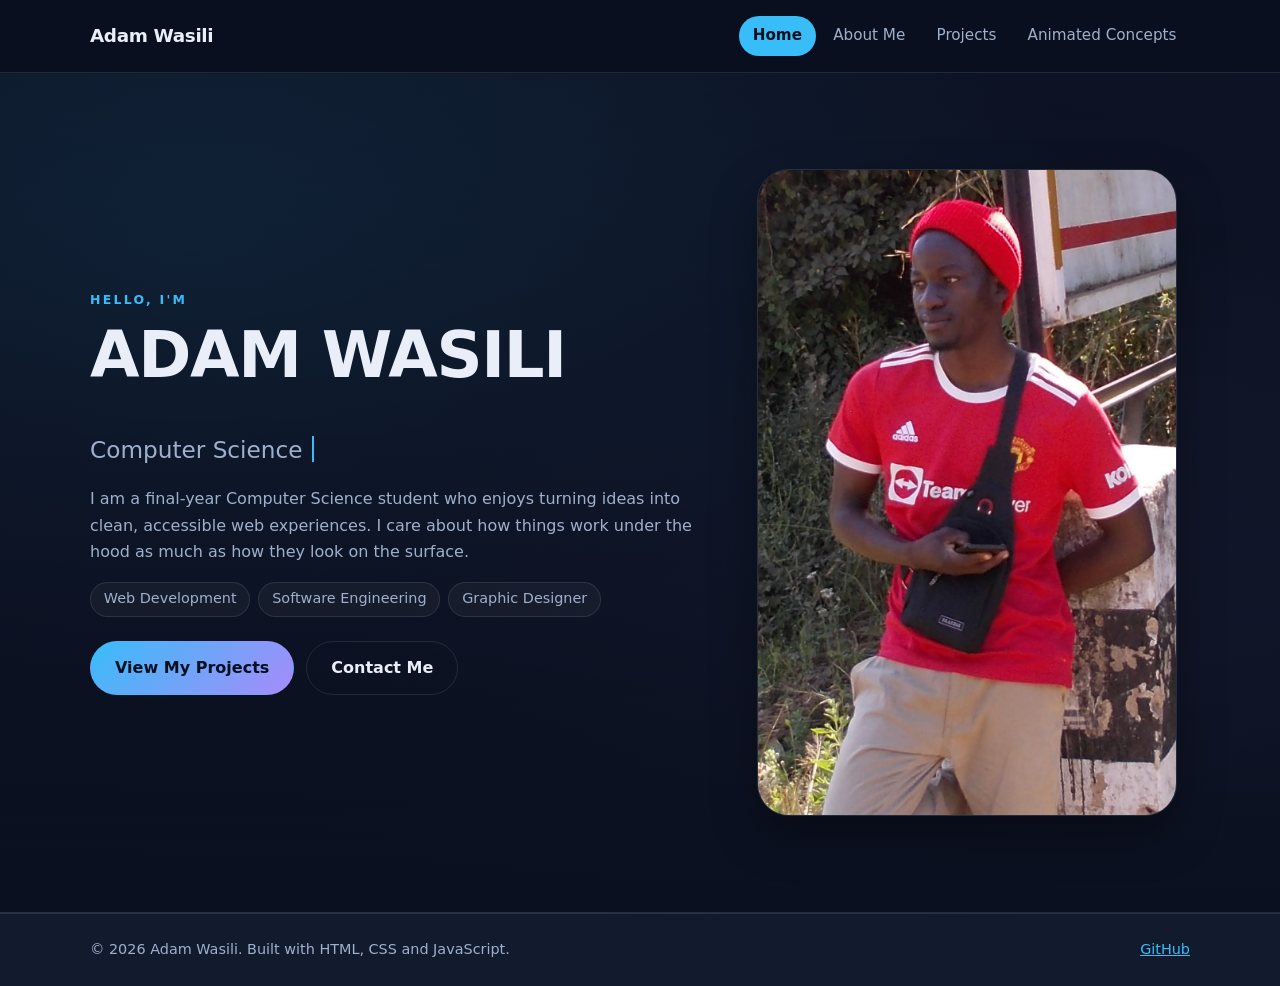
<file: index.html>
<!DOCTYPE html>
<!-- ============================================================
     index.html — HOME
     Every page in this site shares the same shell:
     doctype -> html -> head -> body -> header/nav -> main -> footer.
     Keep that structure identical on all four pages so the
     navigation never breaks.
     ============================================================ -->
<html lang="en">
<head>
  <meta charset="UTF-8">
  <meta name="viewport" content="width=device-width, initial-scale=1.0">
  <title>Adam Wasili — Computer Science Portfolio</title>
  <meta name="description" content="Personal portfolio of Adam Wasili, a Computer Science student specialising in web development.">
  <meta name="theme-color" content="#0b1020">
  <link rel="stylesheet" href="css/style.css">
</head>
<body>
  <a class="skip-link" href="#main">Skip to content</a>

  <header class="site-header">
    <div class="container header-inner">
      <a class="brand" href="index.html">Adam Wasili</a>

      <nav aria-label="Main navigation">
        <ul class="nav-list">
          <li><a href="index.html" aria-current="page">Home</a></li>
          <li><a href="about.html">About Me</a></li>
          <li><a href="projects.html">Projects</a></li>
          <li><a href="animations.html">Animated Concepts</a></li>
        </ul>
      </nav>
    </div>
  </header>

  <main id="main">

    <!-- HERO ---------------------------------------------------

    --------------------------------------------------------- -->
    <section class="hero-section">
      <div class="container hero">
        <div class="hero-text">
          <p class="eyebrow">Hello, I'm</p>
          <h1>ADAM WASILI</h1>

          <!-- The typing effect is driven by js/script.js.
               The text inside the span is the no-JavaScript fallback. -->
          <p class="hero-role">
            <span id="typing">Computer Science Student</span><span class="caret" aria-hidden="true"></span>
          </p>

          <p class="lead">
            <!-- TODO: 2–3 sentences — who you are, what you study,
                 what you like to build. Write it in your own voice. -->
            I am a final-year Computer Science student who enjoys turning ideas into
            clean, accessible web experiences. I care about how things work under the
            hood as much as how they look on the surface.
          </p>

          <!-- TODO: your professional interests (at least three). -->
          <ul class="interest-list">
            <li>Web Development</li>
            <li>Software Engineering</li>
            <li>Graphic Designer</li>
          </ul>

          <div class="hero-actions">
            <a class="btn btn-primary" href="projects.html">View My Projects</a>
            <a class="btn btn-ghost" href="about.html#contact">Contact Me</a>
          </div>
        </div>

        <div class="hero-media">
          <img src="images/pic2.JPG"
               alt="Portrait of Adam Wasili"
               width="200" height="200">
        </div>
      </div>
    </section>

  </main>

  <footer class="site-footer">
    <div class="container footer-inner">
      <p>&copy; 2026 Adam Wasili. Built with HTML, CSS and JavaScript.</p>
      <p>
        <a href="https://github.com/Adam-Wasili" target="_blank" rel="noopener">GitHub</a>
      </p>
    </div>
  </footer>

  <script src="js/script.js"></script>
</body>
</html>
</file>
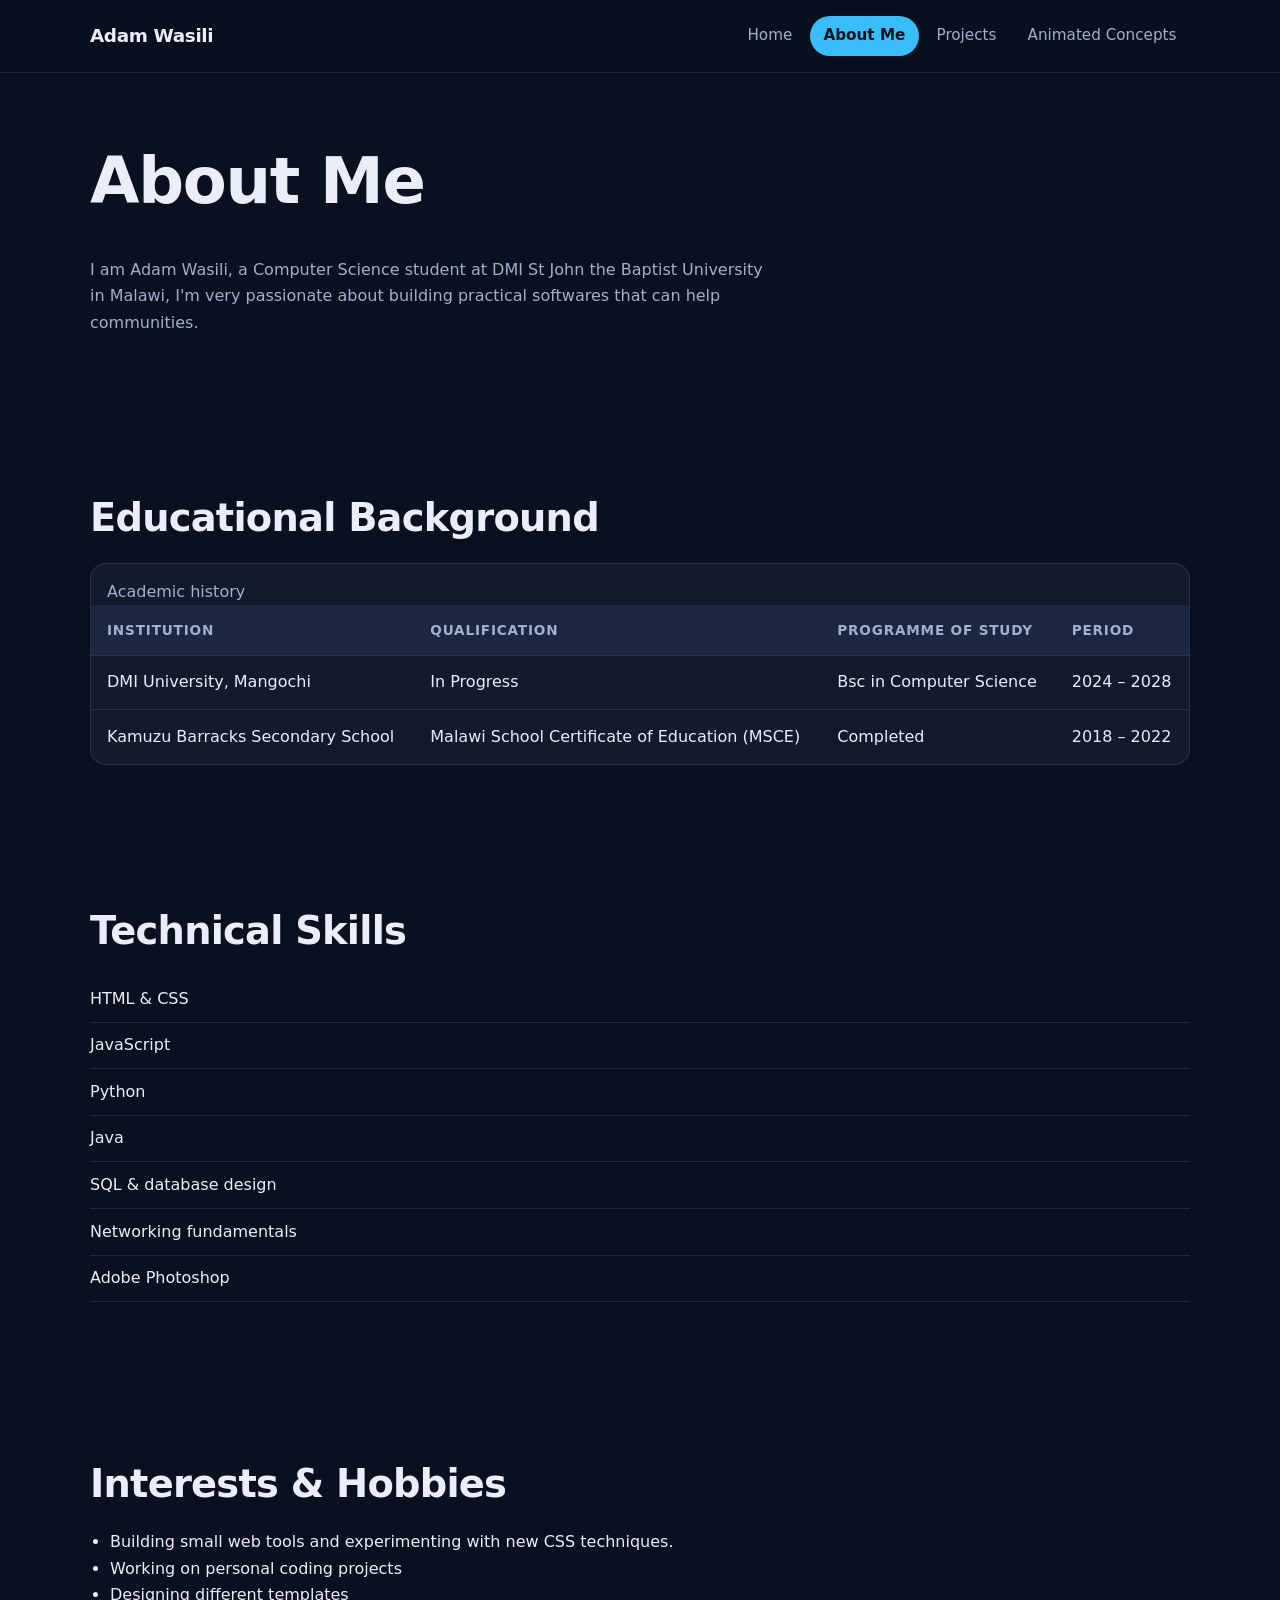
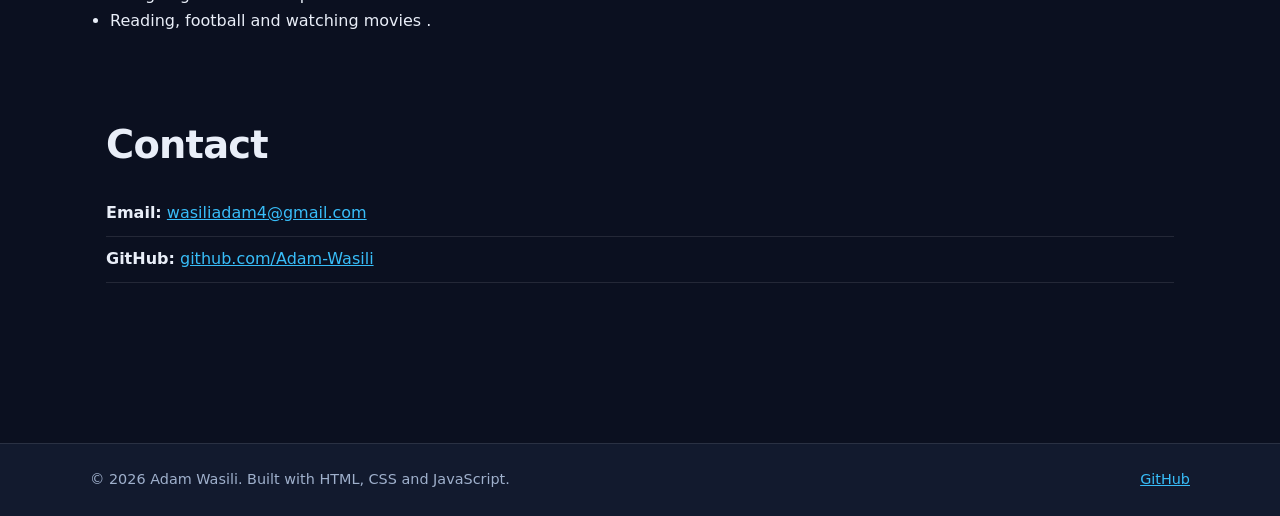
<file: about.html>
<!DOCTYPE html>
<html lang="en">
<head>
  <meta charset="UTF-8">
  <meta name="viewport" content="width=device-width, initial-scale=1.0">
  <title>About Me | Adam Wasili</title>
  <meta name="description" content="Background, education, technical skills, interests and contact details for Your Name.">
  <meta name="theme-color" content="#0b1020">
  <link rel="stylesheet" href="css/style.css">
</head>
<body>
  <a class="skip-link" href="#main">Skip to content</a>

  <header class="site-header">
    <div class="container header-inner">
      <a class="brand" href="index.html">Adam Wasili</a>

      <nav aria-label="Main navigation">
        <ul class="nav-list">
          <li><a href="index.html">Home</a></li>
          <li><a href="about.html" aria-current="page">About Me</a></li>
          <li><a href="projects.html">Projects</a></li>
          <li><a href="animations.html">Animated Concepts</a></li>
        </ul>
      </nav>
    </div>
  </header>

  <main id="main">

    <section class="section container">
      <h1>About Me</h1>
    
     <p class="lead">
        <!-- one sentence that frames the page. -->
        I am Adam Wasili, a Computer Science student at DMI St John the Baptist University in Malawi,
        I'm very passionate about building practical softwares that can help communities.
      </p> 
    
    </section>

    <!-- B. EDUCATIONAL BACKGROUND (HTML table) ----------------- -->
    <section class="section container" id="education">
      <h2>Educational Background</h2>

      <!-- TODO: replace the placeholder row with your real history.
           Add one <tr> per institution / qualification. -->
      <div class="table-wrap">
        <table>
          <caption>Academic history</caption>
          <thead>
            <tr>
              <th scope="col">Institution</th>
              <th scope="col">Qualification</th>
              <th scope="col">Programme of Study</th>
              <th scope="col">Period</th>
            </tr>
          </thead>
          <tbody>
            <tr>
              <td>DMI University, Mangochi</td>
              <td>In Progress</td>
              <td>Bsc in Computer Science</td>
              <td>2024 – 2028</td>
            </tr>
            <tr>
              
              <td>Kamuzu Barracks Secondary School</td>
              <td>Malawi School Certificate of Education (MSCE)</td>
              <td>Completed</td>
              <td>2018 – 2022</td>
            </tr>
          </tbody>
        </table>
      </div>
    </section>

    <!-- C. TECHNICAL SKILLS (unordered list) ------------------- -->
    <section class="section container" id="skills">
      <h2>Technical Skills</h2>
      <!-- TODO: at least five skills you actually have. -->
      <ul class="skill-list">
        <li>HTML &amp; CSS</li>
        <li>JavaScript</li>
        <li>Python</li>
        <li>Java</li>
        <li>SQL &amp; database design</li>
        <li>Networking fundamentals</li>
        <li>Adobe Photoshop</li>
      </ul>
    </section>

    <!-- D. INTERESTS AND HOBBIES ------------------------------- -->
    <section class="section container" id="hobbies">
      <h2>Interests &amp; Hobbies</h2>
      <!-- TODO: what you do outside coursework. -->
      <ul>
        <li>Building small web tools and experimenting with new CSS techniques.</li>
        <li>Working on personal coding projects</li>
        <li>Designing different templates</li>
        <li>Reading, football and watching movies .</li>
      </ul>

    <!-- F. CONTACT INFORMATION --------------------------------- -->
    <section class="section container" id="contact">
      <h2>Contact</h2>
      <!-- real address and profile links. -->
      <ul class="contact-list">
        <li>
          <strong>Email:</strong>
          <a href="mailto:wasiliadam4@gmail.com">wasiliadam4@gmail.com</a>
        </li>
        <li>
          <strong>GitHub:</strong>
          <a href="https://github.com/Adam-Wasili" target="_blank" rel="noopener">github.com/Adam-Wasili</a>
        </li>

      </ul>
    </section>

  </main>

  <footer class="site-footer">
    <div class="container footer-inner">
      <p>&copy; 2026 Adam Wasili. Built with HTML, CSS and JavaScript.</p>
      <p>
        <a href="https://github.com/Adam-Wasili" target="_blank" rel="noopener">GitHub</a>
      </p>
    </div>
  </footer>

  <script src="js/script.js"></script>
</body>
</html>
</file>
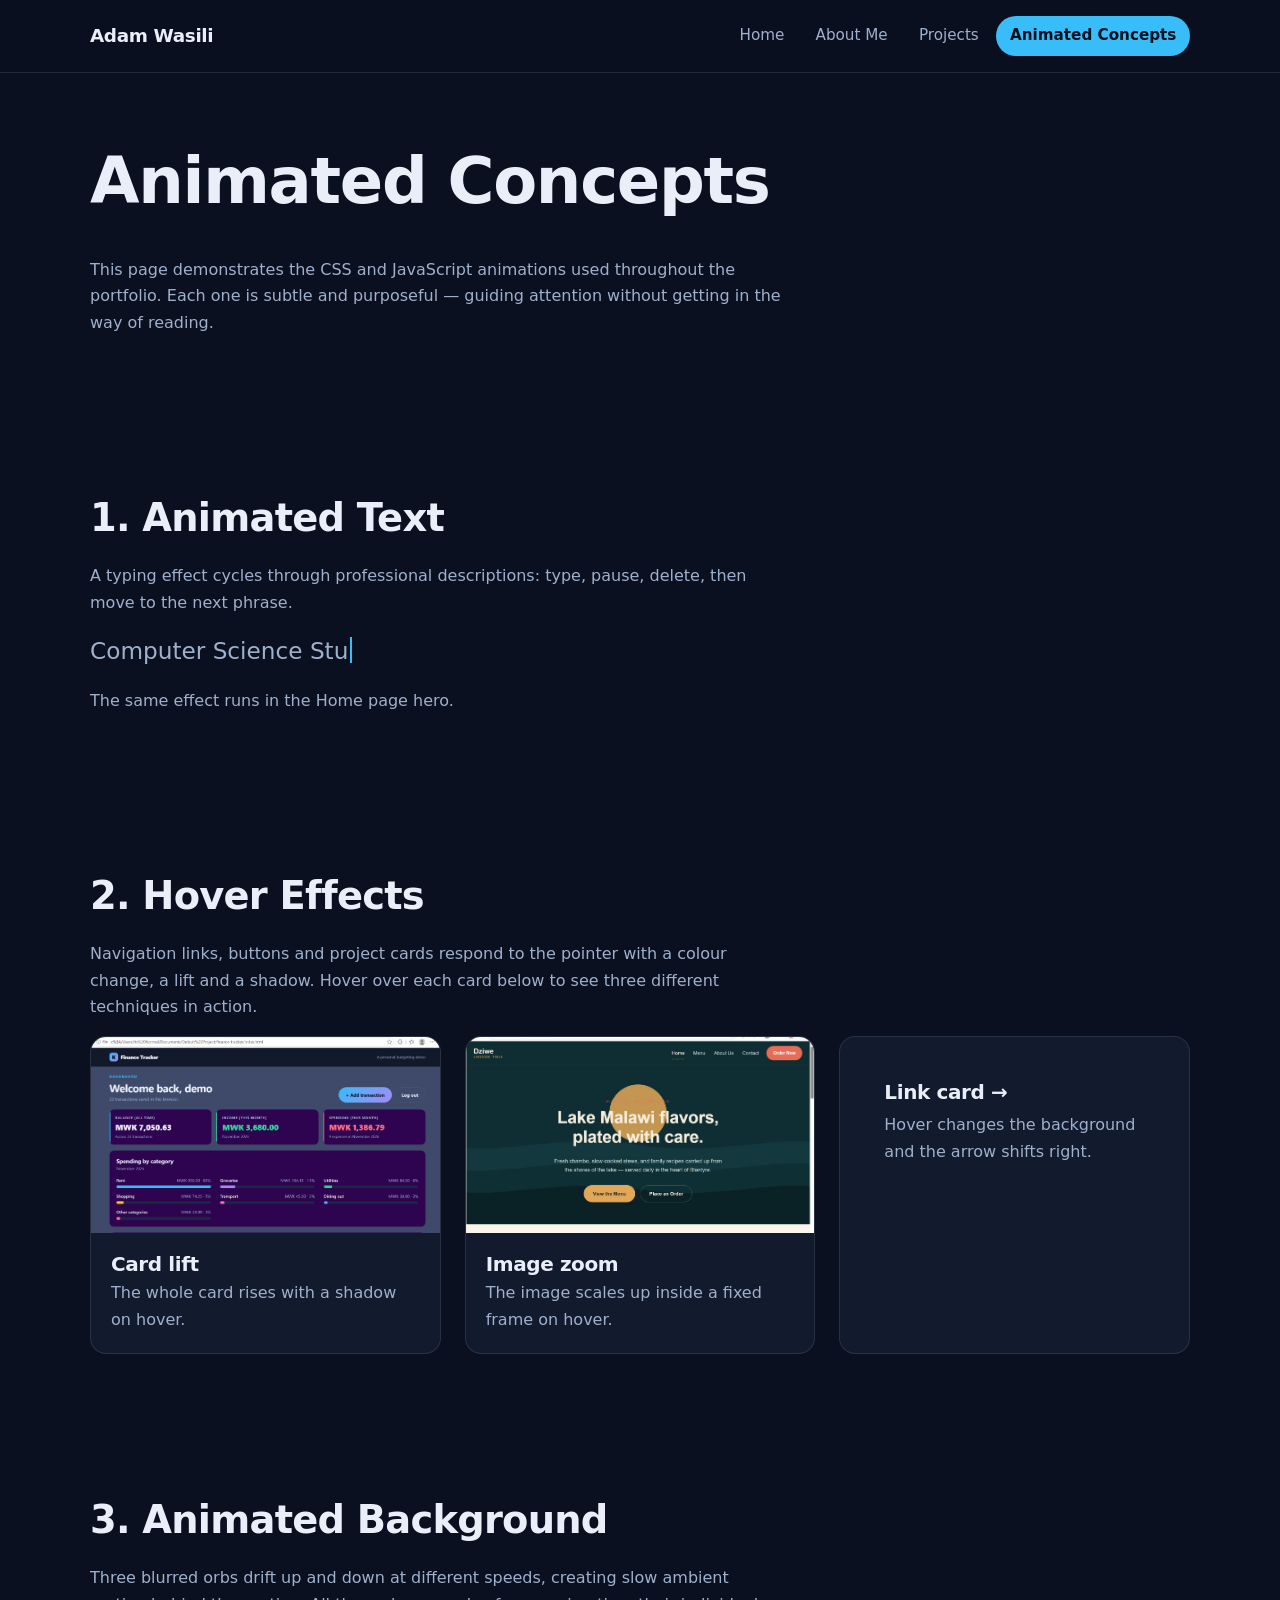
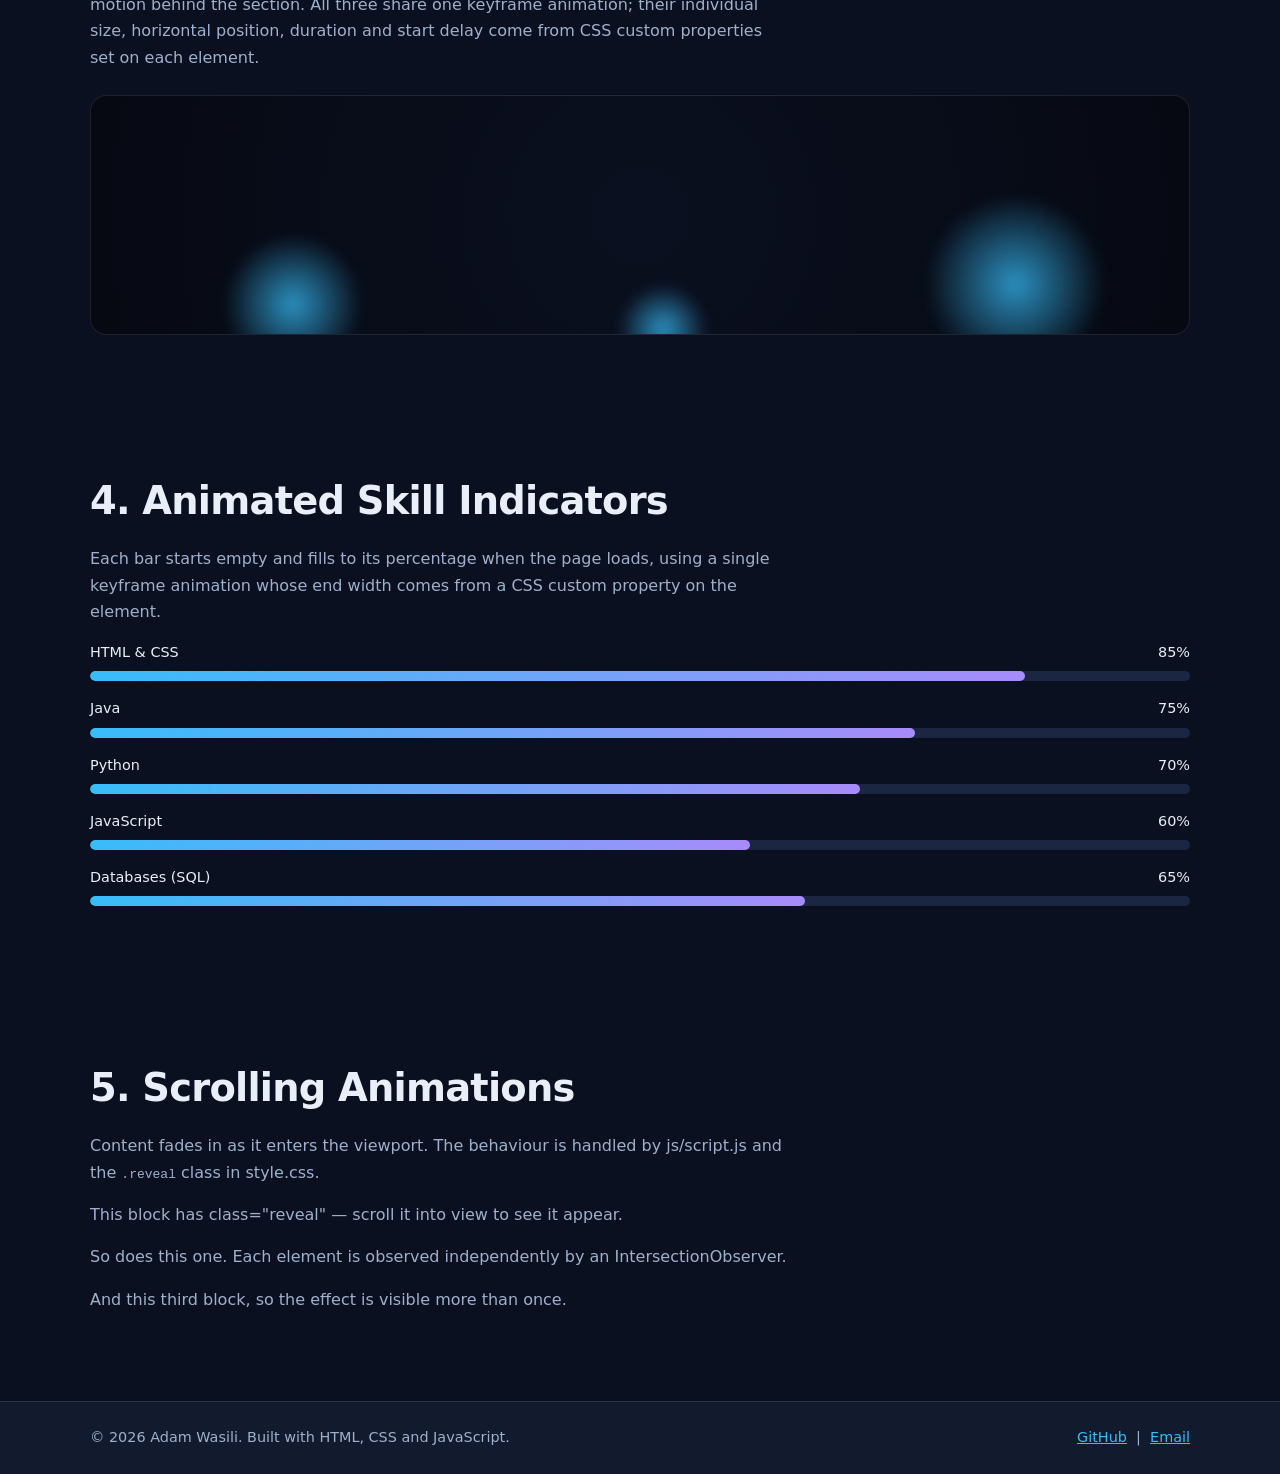
<file: animations.html>
<!DOCTYPE html>
<html lang="en">
<head>
  <meta charset="UTF-8">
  <meta name="viewport" content="width=device-width, initial-scale=1.0">
  <title>Animated Concepts | Adam Wasili</title>
  <meta name="description" content="A showcase of the CSS and JavaScript animations used across this portfolio.">
  <meta name="theme-color" content="#0b1020">
  <link rel="stylesheet" href="css/style.css">
</head>
<body>
  <a class="skip-link" href="#main">Skip to content</a>

  <header class="site-header">
    <div class="container header-inner">
      <a class="brand" href="index.html">Adam Wasili</a>

      <nav aria-label="Main navigation">
        <ul class="nav-list">
          <li><a href="index.html">Home</a></li>
          <li><a href="about.html">About Me</a></li>
          <li><a href="projects.html">Projects</a></li>
          <li><a href="animations.html" aria-current="page">Animated Concepts</a></li>
        </ul>
      </nav>
    </div>
  </header>

  <main id="main">

    <section class="section container">
      <h1>Animated Concepts</h1>
      <p class="lead">
        This page demonstrates the CSS and JavaScript animations used throughout
        the portfolio. Each one is subtle and purposeful — guiding attention
        without getting in the way of reading.
      </p>
    </section>

    <!-- 1. ANIMATED TEXT -->
    <section class="section container" id="typing-demo">
      <h2>1. Animated Text</h2>
      <p class="lead">
        A typing effect cycles through professional descriptions: type, pause, delete,
        then move to the next phrase.
      </p>
      <p class="hero-role">
        <span id="typing">Computer Science Student</span><span class="caret" aria-hidden="true"></span>
      </p>
      <p class="muted">The same effect runs in the Home page hero.</p>
    </section>

    <!-- 2. HOVER EFFECTS -->
    <section class="section container" id="hover-demo">
      <h2>2. Hover Effects</h2>
      <p class="lead">
        Navigation links, buttons and project cards respond to the pointer with a
        colour change, a lift and a shadow. Hover over each card below to see three
        different techniques in action.
      </p>
      <div class="card-grid">
        <article class="card">
          <img src="images/finance.png" alt="Screenshot of project one">
          <h3>Card lift</h3>
          <p>The whole card rises with a shadow on hover.</p>
        </article>

        <article class="card">
          <img src="images/Scrnsht R.jpg" alt="Screenshot of project two">
          <h3>Image zoom</h3>
          <p>The image scales up inside a fixed frame on hover.</p>
        </article>

        <a class="card card-link" href="projects.html">
          <h3>Link card →</h3>
          <p>Hover changes the background and the arrow shifts right.</p>
        </a>
      </div>
    </section>

    <!-- 3. ANIMATED BACKGROUND -->
    <section class="section container" id="background-demo">
      <h2>3. Animated Background</h2>
      <p class="lead">
        Three blurred orbs drift up and down at different speeds, creating slow
        ambient motion behind the section. All three share one keyframe animation;
        their individual size, horizontal position, duration and start delay come
        from CSS custom properties set on each element.
      </p>
      <div class="orb-field" aria-hidden="true">
        <span class="orb" style="--size: 140px; --x: 12%; --duration: 7s;"></span>
        <span class="orb" style="--size: 90px;  --x: 48%; --duration: 5s; --delay: 1s;"></span>
        <span class="orb" style="--size: 180px; --x: 76%; --duration: 9s; --delay: 2s;"></span>
      </div>
    </section>

    <!-- 4. ANIMATED SKILL INDICATORS -->
    <section class="section container" id="skills-demo">
      <h2>4. Animated Skill Indicators</h2>
      <p class="lead">
        Each bar starts empty and fills to its percentage when the page loads,
        using a single keyframe animation whose end width comes from a CSS custom
        property on the element.
      </p>

      <div class="skill">
        <div class="skill-head"><span>HTML &amp; CSS</span><span>85%</span></div>
        <div class="skill-track"><div class="skill-fill" style="--value: 85%"></div></div>
      </div>

      <div class="skill">
        <div class="skill-head"><span>Java</span><span>75%</span></div>
        <div class="skill-track"><div class="skill-fill" style="--value: 75%"></div></div>
      </div>

      <div class="skill">
        <div class="skill-head"><span>Python</span><span>70%</span></div>
        <div class="skill-track"><div class="skill-fill" style="--value: 70%"></div></div>
      </div>

      <div class="skill">
        <div class="skill-head"><span>JavaScript</span><span>60%</span></div>
        <div class="skill-track"><div class="skill-fill" style="--value: 60%"></div></div>
      </div>

      <div class="skill">
        <div class="skill-head"><span>Databases (SQL)</span><span>65%</span></div>
        <div class="skill-track"><div class="skill-fill" style="--value: 65%"></div></div>
      </div>
    </section>

    <!-- 5. SCROLLING ANIMATIONS -->
    <section class="section container" id="scroll-demo">
      <h2>5. Scrolling Animations</h2>
      <p class="lead">
        Content fades in as it enters the viewport. The behaviour is handled by
        js/script.js and the <code>.reveal</code> class in style.css.
      </p>
      <div class="reveal">
        <p class="muted">
          This block has class="reveal" — scroll it into view to see it appear.
        </p>
      </div>
      <div class="reveal">
        <p class="muted">
          So does this one. Each element is observed independently by an
          IntersectionObserver.
        </p>
      </div>
      <div class="reveal">
        <p class="muted">
          And this third block, so the effect is visible more than once.
        </p>
      </div>
    </section>

  </main>

  <footer class="site-footer">
    <div class="container footer-inner">
      <p>&copy; 2026 Adam Wasili. Built with HTML, CSS and JavaScript.</p>
      <p>
        <a href="https://github.com/Adam-Wasili" target="_blank" rel="noopener">GitHub</a>
        &nbsp;|&nbsp;
        <a href="mailto:wasiliadam4@gmail.com">Email</a>
      </p>
    </div>
  </footer>

  <script src="js/script.js"></script>
</body>
</html>
</file>
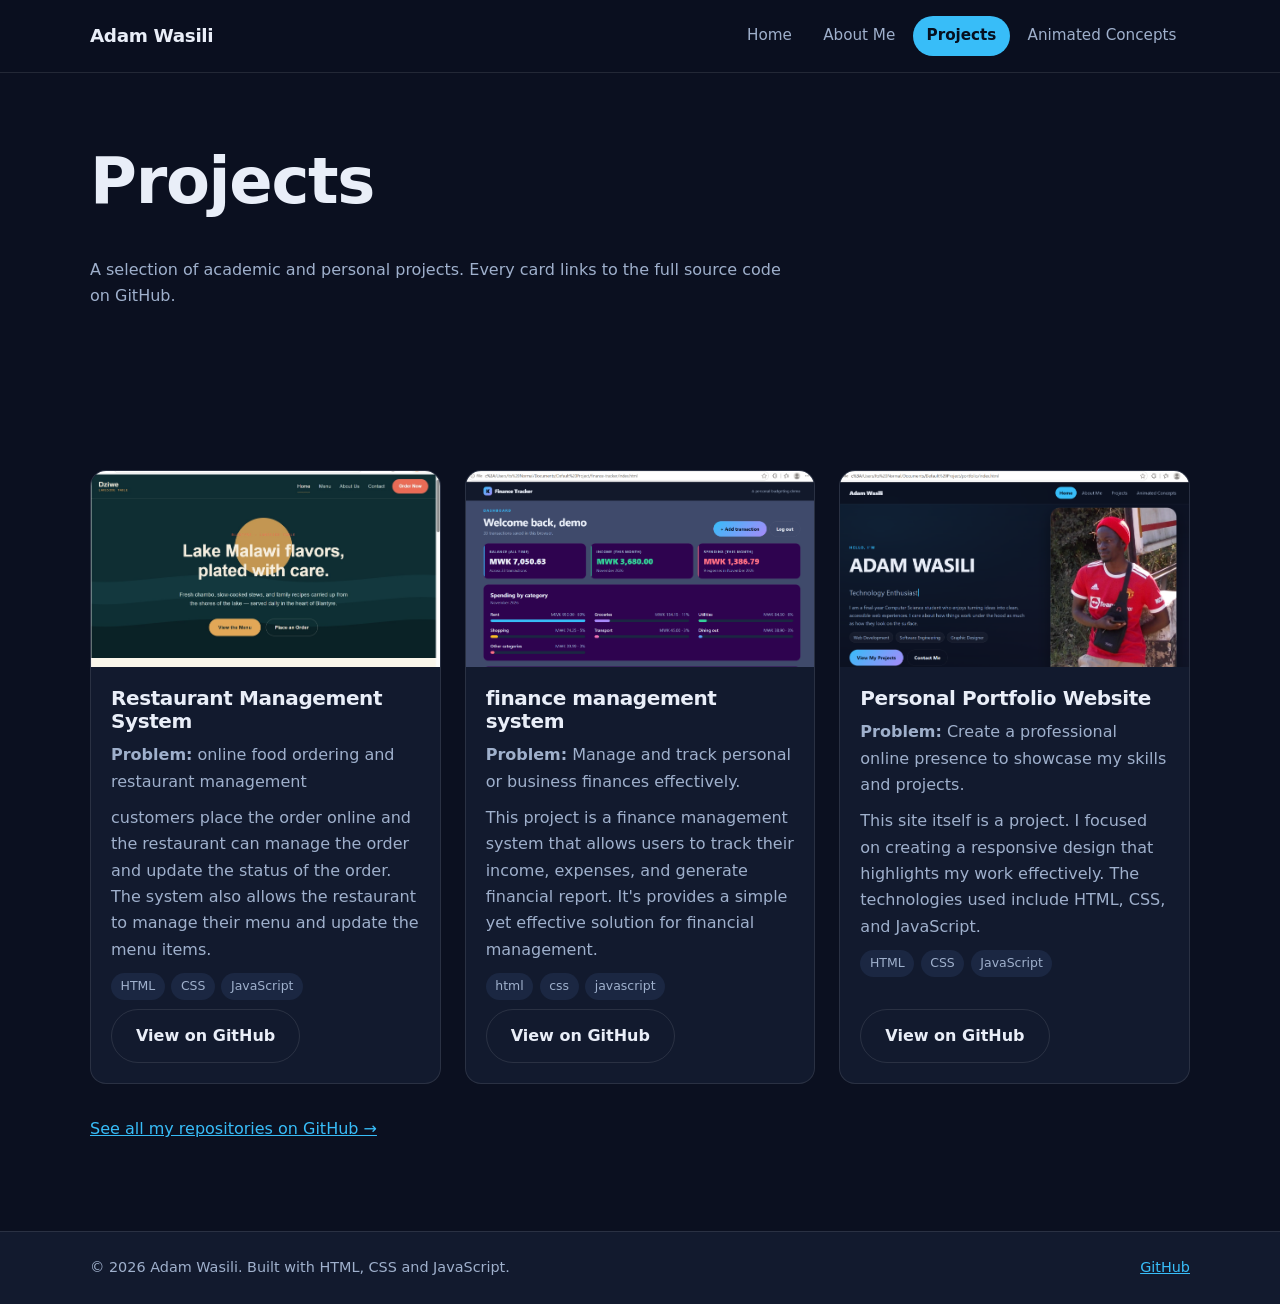
<file: projects.html>
<!DOCTYPE html>
<html lang="en">
<head>
  <meta charset="UTF-8">
  <meta name="viewport" content="width=device-width, initial-scale=1.0">
  <title>Projects | Adam Wasili</title>
  <meta name="description" content="Academic and personal software projects by Adam Wasili, with source code on GitHub.">
  <meta name="theme-color" content="#0b1020">
  <link rel="stylesheet" href="css/style.css">
</head>
<body>
  <a class="skip-link" href="#main">Skip to content</a>

  <header class="site-header">
    <div class="container header-inner">
      <a class="brand" href="index.html">Adam Wasili</a>

      <nav aria-label="Main navigation">
        <ul class="nav-list">
          <li><a href="index.html">Home</a></li>
          <li><a href="about.html">About Me</a></li>
          <li><a href="projects.html" aria-current="page">Projects</a></li>
          <li><a href="animations.html">Animated Concepts</a></li>
        </ul>
      </nav>
    </div>
  </header>

  <main id="main">

    <section class="section container">
      <h1>Projects</h1>
      <p class="lead">
        <!-- TODO: one sentence describing the kind of work below. -->
        A selection of academic and personal projects. Every card links to the full
        source code on GitHub.
      </p>
    </section>

    <section class="section container" aria-labelledby="project-list-title">
      <h2 id="project-list-title" class="visually-hidden">Project list</h2>

      <div class="card-grid">

        <!-- PROJECT 1 ------------------------------------------
             TODO: replace title, description, problem, technologies,
             screenshot and repository link with a real project.
             Use a real repository URL — never a fake one.
        ------------------------------------------------------ -->
        <article class="card">
          <img src="images/Scrnsht R.jpg"
               alt="Screenshot of the Restaurant Management System"
               width="1200" height="675">
          <div class="card-body">
            <h3>Restaurant Management System</h3>
            <p><strong>Problem:</strong> online food ordering and restaurant management </p>
            <p>
              customers place the order online and the restaurant can manage the order and update the status of the order. The system also allows the restaurant to manage their menu and update the menu items.
            </p>
            <ul class="tag-list">
              <li>HTML</li>
              <li>CSS</li>
              <li>JavaScript</li>
            </ul>
            <a class="btn btn-ghost" href="https://github.com/Adam-Wasili/Restaurant-Website-html-css-" target="_blank" rel="noopener">View on GitHub</a>
          </div>
        </article>

        <!-- PROJECT 2 ------------------------------------------ -->
        <article class="card">
          <img src="images/finance.png"
               alt="Screenshot of the finance-tracker System"
               width="1200" height="675">
          <div class="card-body">
            <h3>finance management system</h3>
            <p><strong>Problem:</strong> Manage and track personal or business finances effectively.</p>
            <p>
              This project is a finance management system that allows users to track their income, expenses, and generate financial report. It's provides a simple yet effective solution for financial management.

            </p>
            <ul class="tag-list">
              <li>html</li>
              <li>css</li>
              <li>javascript</li>
            </ul>
            <a class="btn btn-ghost" href="https://github.com/Adam-Wasili/Finance-ManagementSystem" target="_blank" rel="noopener">View on GitHub</a>
          </div>
        </article>

        <!-- PROJECT 3 ------------------------------------------ -->
        <article class="card">
          <img src="images/Screenshot.png"
               alt="Screenshot of the Personal Portfolio website"
               width="1200" height="675">
          <div class="card-body">
            <h3>Personal Portfolio Website</h3>
            <p><strong>Problem:</strong> Create a professional online presence to showcase my skills and projects.</p>
            <p>
              This site itself is a project. I focused on creating a responsive design that highlights my work effectively. The technologies used include HTML, CSS, and JavaScript.
            </p>
            <ul class="tag-list">
              <li>HTML</li>
              <li>CSS</li>
              <li>JavaScript</li>
            </ul>
            <a class="btn btn-ghost" href="https://github.com/Adam-Wasili/My_portfolio" target="_blank" rel="noopener">View on GitHub</a>
          </div>
        </article>

      </div>

      <p class="more-link">
        <a href="https://github.com/Adam-Wasili" target="_blank" rel="noopener">
          See all my repositories on GitHub &rarr;
        </a>
      </p>
    </section>

  </main>

  <footer class="site-footer">
    <div class="container footer-inner">
      <p>&copy; 2026 Adam Wasili. Built with HTML, CSS and JavaScript.</p>
      <p>
        <a href="https://github.com/Adam-Wasili" target="_blank" rel="noopener">GitHub</a>
      </p>
    </div>
  </footer>

  <script src="js/script.js"></script>
</body>
</html>
</file>
<file: css/style.css>
/* ============================================================
   Personal Portfolio — external stylesheet
   ------------------------------------------------------------
   1.  Design tokens        (change the palette in one place)
   2.  Base / reset
   3.  Layout helpers
   4.  Header + navigation
   5.  Buttons
   6.  Hero
   7.  Content sections    (tables, cards, lists)
   8.  Animations
   9.  Footer
   10. Responsive
   ============================================================ */


/* ---------- 1. Design tokens ------------------------------- */
:root {
  --bg:        #0b1020;
  --surface:   #121a2e;
  --surface-2: #1b2742;
  --text:      #e9eef8;
  --muted:     #9fb0cc;
  --accent:    #38bdf8;
  --accent-2:  #a78bfa;
  --border:    rgba(255, 255, 255, 0.10);
  --radius:    16px;
  --shadow:    0 20px 45px rgba(0, 0, 0, 0.35);
  --container: 1100px;
  --header-h:  72px;
}


/* ---------- 2. Base / reset -------------------------------- */
*,
*::before,
*::after {
  box-sizing: border-box;
}

html {
  scroll-behavior: smooth;
}

body {
  margin: 0;
  font-family: "Segoe UI", system-ui, -apple-system, "Helvetica Neue", Arial, sans-serif;
  line-height: 1.65;
  color: var(--text);
  background: var(--bg);
  -webkit-font-smoothing: antialiased;
}

h1,
h2,
h3 {
  margin: 0 0 0.6em;
  line-height: 1.15;
  letter-spacing: -0.02em;
}

h1 { font-size: clamp(2.4rem, 6vw, 4rem); }
h2 { font-size: clamp(1.7rem, 4vw, 2.4rem); }
h3 { font-size: 1.25rem; }

p { margin: 0 0 1rem; }

img {
  display: block;
  max-width: 100%;
  height: auto;
}

a { color: var(--accent); }
a:hover { color: #7dd3fc; }

ul,
ol { padding-left: 1.25rem; }

/* Keep anchor targets clear of the sticky header */
[id] { scroll-margin-top: calc(var(--header-h) + 16px); }

::selection {
  background: var(--accent);
  color: #06101f;
}

.muted { color: var(--muted); }

.visually-hidden {
  position: absolute;
  width: 1px;
  height: 1px;
  margin: -1px;
  padding: 0;
  overflow: hidden;
  clip: rect(0 0 0 0);
  white-space: nowrap;
  border: 0;
}

.skip-link {
  position: absolute;
  top: -100px;
  left: 1rem;
  z-index: 100;
  padding: 0.6rem 1rem;
  border-radius: 999px;
  background: var(--accent);
  color: #06101f;
  font-weight: 700;
  text-decoration: none;
  transition: top 0.2s ease;
}

.skip-link:focus { top: 1rem; }


/* ---------- 3. Layout helpers ------------------------------ */
.container {
  width: min(100% - 2rem, var(--container));
  margin-inline: auto;
}

.section { padding-block: clamp(2.5rem, 6vw, 4.5rem); }

.lead {
  max-width: 68ch;
  color: var(--muted);
}


/* ---------- 4. Header + navigation ------------------------- */
.site-header {
  position: sticky;
  top: 0;
  z-index: 20;
  background: rgba(11, 16, 32, 0.85);
  backdrop-filter: blur(12px);
  border-bottom: 1px solid var(--border);
}

.header-inner {
  display: flex;
  flex-wrap: wrap;
  align-items: center;
  justify-content: space-between;
  gap: 0.75rem 1.5rem;
  min-height: var(--header-h);
  padding-block: 0.6rem;
}

.brand {
  font-size: 1.15rem;
  font-weight: 800;
  letter-spacing: -0.02em;
  color: var(--text);
  text-decoration: none;
}

.brand:hover { color: var(--accent); }

.nav-list {
  display: flex;
  flex-wrap: wrap;
  gap: 0.25rem;
  margin: 0;
  padding: 0;
  list-style: none;
}

.nav-list a {
  display: block;
  padding: 0.45rem 0.85rem;
  border-radius: 999px;
  color: var(--muted);
  font-size: 0.95rem;
  text-decoration: none;
  transition: color 0.2s ease, background-color 0.2s ease;
}

.nav-list a:hover,
.nav-list a:focus-visible {
  color: var(--text);
  background: var(--surface-2);
}

/* The current page is marked with aria-current="page" in the HTML */
.nav-list a[aria-current="page"] {
  color: #06101f;
  background: var(--accent);
  font-weight: 700;
}


/* ---------- 5. Buttons ------------------------------------- */
.btn {
  display: inline-flex;
  align-items: center;
  justify-content: center;
  gap: 0.5rem;
  padding: 0.8rem 1.5rem;
  border: 1px solid transparent;
  border-radius: 999px;
  font: inherit;
  font-weight: 700;
  text-decoration: none;
  cursor: pointer;
  transition: transform 0.2s ease,
              box-shadow 0.2s ease,
              background-color 0.2s ease,
              border-color 0.2s ease;
}

.btn-primary {
  background: linear-gradient(135deg, var(--accent), var(--accent-2));
  color: #06101f;
}

.btn-primary:hover {
  color: #06101f;
  transform: translateY(-2px);
  box-shadow: 0 14px 30px rgba(56, 189, 248, 0.30);
}

.btn-ghost {
  border-color: var(--border);
  background: transparent;
  color: var(--text);
}

.btn-ghost:hover {
  background: var(--surface-2);
  color: var(--text);
  transform: translateY(-2px);
}


/* ---------- 6. Hero ---------------------------------------- */
.hero-section {
  /* TODO: add images/background.jpg and change the url() below. */
  background-image:
    linear-gradient(180deg, rgba(11, 16, 32, 0.55), var(--bg)),
    url("../images/placeholder-background.svg");
  background-size: cover;
  background-position: center;
  border-bottom: 1px solid var(--border);
}

.hero {
  display: grid;
  grid-template-columns: 1.15fr 0.85fr;
  gap: clamp(1.5rem, 4vw, 4rem);
  align-items: center;
  padding-block: clamp(3rem, 8vw, 6rem);
}

.eyebrow {
  margin: 0 0 0.5rem;
  color: var(--accent);
  font-size: 0.78rem;
  font-weight: 700;
  letter-spacing: 0.18em;
  text-transform: uppercase;
}

.hero-role {
  min-height: 1.7em;
  margin: 0 0 1rem;
  font-size: clamp(1.1rem, 2.6vw, 1.45rem);
  color: var(--muted);
}

/* Blinking caret after the typed text */
.caret {
  display: inline-block;
  width: 2px;
  height: 1.1em;
  margin-left: 2px;
  vertical-align: -0.15em;
  background: var(--accent);
  animation: blink 1s steps(1) infinite;
}

.hero-media img {
  width: 100%;
  max-width: 420px;
  margin-inline: auto;
  border: 1px solid var(--border);
  border-radius: 32px;
  box-shadow: var(--shadow);
}

.interest-list {
  display: flex;
  flex-wrap: wrap;
  gap: 0.5rem;
  margin: 0 0 1.5rem;
  padding: 0;
  list-style: none;
}

.interest-list li {
  padding: 0.3rem 0.8rem;
  border: 1px solid var(--border);
  border-radius: 999px;
  background: rgba(255, 255, 255, 0.04);
  color: var(--muted);
  font-size: 0.9rem;
}

.hero-actions {
  display: flex;
  flex-wrap: wrap;
  gap: 0.75rem;
}


/* ---------- 7. Content sections ---------------------------- */
/* Table */
.table-wrap {
  overflow-x: auto;
  background: var(--surface);
  border: 1px solid var(--border);
  border-radius: var(--radius);
}

table {
  width: 100%;
  border-collapse: collapse;
}

caption {
  padding: 0.9rem 1rem 0;
  text-align: left;
  color: var(--muted);
}

th,
td {
  padding: 0.85rem 1rem;
  text-align: left;
  border-bottom: 1px solid var(--border);
}

thead th {
  background: var(--surface-2);
  color: var(--muted);
  font-size: 0.85rem;
  letter-spacing: 0.06em;
  text-transform: uppercase;
}

tbody tr:last-child td { border-bottom: 0; }
tbody tr:hover { background: rgba(255, 255, 255, 0.03); }

/* Project cards */
.card-grid {
  display: grid;
  grid-template-columns: repeat(auto-fit, minmax(280px, 1fr));
  gap: 1.5rem;
}

.card {
  display: flex;
  flex-direction: column;
  overflow: hidden;
  background: var(--surface);
  border: 1px solid var(--border);
  border-radius: var(--radius);
  transition: transform 0.25s ease,
              box-shadow 0.25s ease,
              border-color 0.25s ease;
}

.card:hover {
  transform: translateY(-6px);
  border-color: rgba(56, 189, 248, 0.50);
  box-shadow: var(--shadow);
}

.card img {
  width: 100%;
  aspect-ratio: 16 / 9;
  object-fit: cover;
}

.card-body {
  display: flex;
  flex: 1;
  flex-direction: column;
  gap: 0.6rem;
  padding: 1.25rem;
}

.card-body h3 { margin: 0; }
.card-body p { margin: 0; color: var(--muted); }

.tag-list {
  display: flex;
  flex-wrap: wrap;
  gap: 0.4rem;
  margin: 0;
  padding: 0;
  list-style: none;
}

.tag-list li {
  padding: 0.2rem 0.6rem;
  border-radius: 999px;
  background: var(--surface-2);
  color: var(--muted);
  font-size: 0.78rem;
}

.card .btn {
  align-self: flex-start;
  margin-top: auto;
}

.more-link { margin-top: 2rem; }

/* Lists on the About page */
.skill-list,
.contact-list {
  padding: 0;
  list-style: none;
}

.skill-list li,
.contact-list li {
  padding: 0.6rem 0;
  border-bottom: 1px solid var(--border);
}


/* ---------- 8. Animations ---------------------------------- */
@keyframes blink {
  50% { opacity: 0; }
}

/* Scroll reveal — script.js adds .is-visible when the element
   enters the viewport. */
.reveal {
  opacity: 0;
  transform: translateY(24px);
  transition: opacity 0.6s ease, transform 0.6s ease;
}

.reveal.is-visible {
  opacity: 1;
  transform: none;
}

/* ---------- Animated Concepts demos ------------------------ */

/* --- Card image zoom (hover demo) --- */
.card img {
  transition: transform 0.35s ease;
}
.card:hover img {
  transform: scale(1.08);
}

/* --- Support flat cards (image + h3 + p, no .card-body) --- */
.card > h3,
.card > p {
  padding-inline: 1.25rem;
}
.card > h3 { padding-top: 1.25rem; margin: 0 0 0.25rem; }
.card > p  { padding-bottom: 1.25rem; margin: 0; color: var(--muted); }

/* --- Link card (text-only card that's a link) --- */
.card-link {
  padding: 1.5rem;
  text-decoration: none;
  color: inherit;
}
.card-link:hover {
  background: var(--surface-2);
}
.card-link h3 {
  margin: 0 0 0.5rem;
  transition: transform 0.3s ease;
}
.card-link p {
  margin: 0;
  color: var(--muted);
}
.card-link:hover h3 {
  transform: translateX(4px);
}

/* --- Animated background orbs --- */
.orb-field {
  position: relative;
  height: 240px;
  margin-top: 1.5rem;
  overflow: hidden;
  border-radius: var(--radius);
  border: 1px solid var(--border);
  background: radial-gradient(circle at 50% 50%, var(--bg), #060912);
}

.orb {
  position: absolute;
  bottom: -40px;
  left: var(--x);
  width: var(--size);
  height: var(--size);
  border-radius: 50%;
  background: radial-gradient(circle, rgba(56, 189, 248, 0.75), transparent 70%);
  filter: blur(6px);
  animation: drift var(--duration) ease-in-out infinite;
  animation-delay: var(--delay, 0s);
}

@keyframes drift {
  0%, 100% { transform: translateY(0) scale(1); }
  50%      { transform: translateY(-90px) scale(1.15); }
}

/* --- Animated skill bars --- */
.skill { margin: 1rem 0; }

.skill-head {
  display: flex;
  justify-content: space-between;
  font-size: 0.9rem;
  margin-bottom: 0.4rem;
}

.skill-track {
  height: 10px;
  border-radius: 999px;
  background: var(--surface-2);
  overflow: hidden;
}

.skill-fill {
  height: 100%;
  width: 0;
  border-radius: 999px;
  background: linear-gradient(90deg, var(--accent), var(--accent-2));
  animation: grow 1.2s ease-out forwards;
}

@keyframes grow {
  to { width: var(--value); }
}


/* ---------- 9. Footer -------------------------------------- */
.site-footer {
  padding-block: 1.5rem;
  background: var(--surface);
  border-top: 1px solid var(--border);
  color: var(--muted);
  font-size: 0.9rem;
}

.footer-inner {
  display: flex;
  flex-wrap: wrap;
  justify-content: space-between;
  gap: 0.5rem;
}

.footer-inner p { margin: 0; }


/* ---------- 10. Responsive --------------------------------- */
@media (max-width: 820px) {
  .hero { grid-template-columns: 1fr; }
  .hero-media { order: -1; }
  .hero-media img { max-width: 320px; }
}

@media (max-width: 520px) {
  .header-inner { justify-content: center; }
  .nav-list { justify-content: center; }
  .btn { width: 100%; }
  .orb-field { height: 180px; }
}

/* Respect visitors who ask their system to reduce motion */
@media (prefers-reduced-motion: reduce) {
  html { scroll-behavior: auto; }

  *,
  *::before,
  *::after {
    animation-duration: 0.01ms !important;
    animation-iteration-count: 1 !important;
    transition-duration: 0.01ms !important;
  }

  .reveal {
    opacity: 1;
    transform: none;
  }
}
</file>
